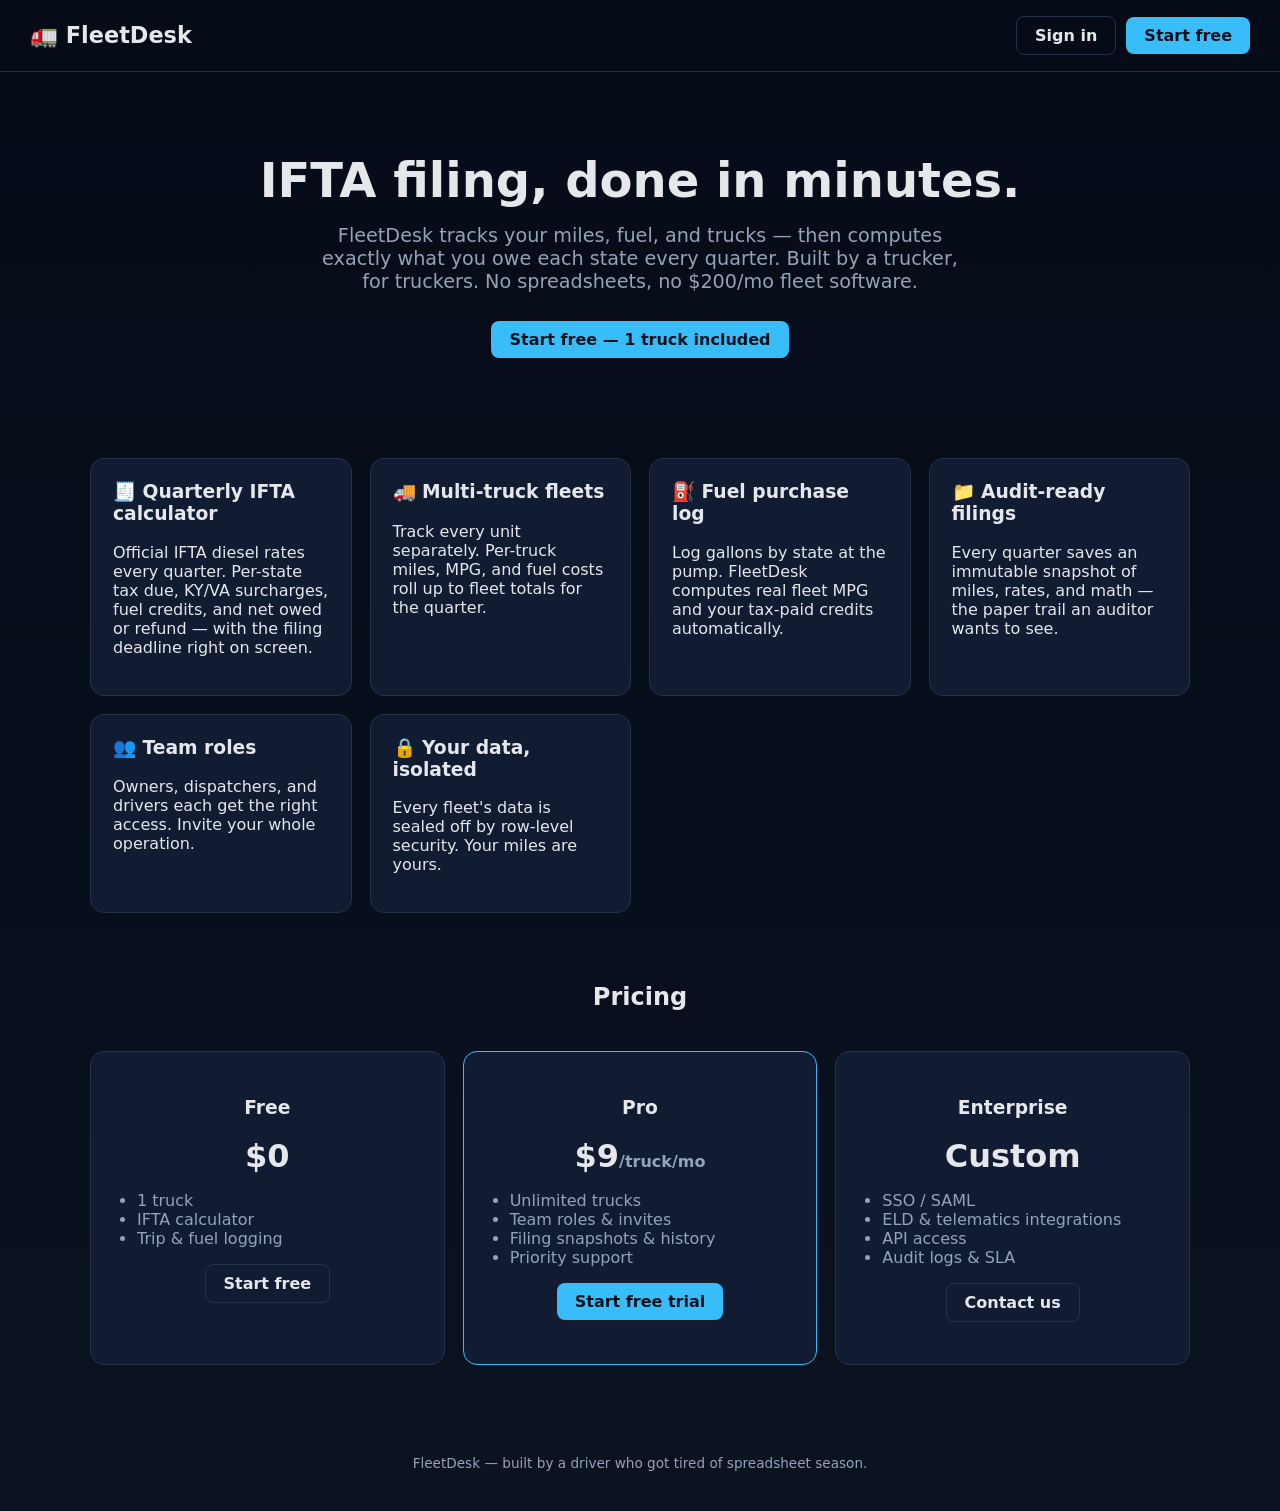
<file: index.html>
<!DOCTYPE html>
<html lang="en">
<head>
  <meta charset="UTF-8">
  <title>FleetDesk — IFTA & Fleet Compliance SaaS</title>
  <meta name="viewport" content="width=device-width, initial-scale=1">
  <link rel="stylesheet" href="css/styles.css">
</head>
<body>

<header class="header">
  <h1>🚛 FleetDesk</h1>
  <div class="controls">
    <a class="btn ghost" href="login.html">Sign in</a>
    <a class="btn" href="login.html?mode=signup">Start free</a>
  </div>
</header>

<section class="hero">
  <h1>IFTA filing, done in minutes.</h1>
  <p>FleetDesk tracks your miles, fuel, and trucks — then computes exactly what you owe each state every quarter. Built by a trucker, for truckers. No spreadsheets, no $200/mo fleet software.</p>
  <a class="btn" href="login.html?mode=signup">Start free — 1 truck included</a>
</section>

<div class="wrap">
  <div class="features">
    <div class="feature">
      <h3>🧾 Quarterly IFTA calculator</h3>
      <p>Official IFTA diesel rates every quarter. Per-state tax due, KY/VA surcharges, fuel credits, and net owed or refund — with the filing deadline right on screen.</p>
    </div>
    <div class="feature">
      <h3>🚚 Multi-truck fleets</h3>
      <p>Track every unit separately. Per-truck miles, MPG, and fuel costs roll up to fleet totals for the quarter.</p>
    </div>
    <div class="feature">
      <h3>⛽ Fuel purchase log</h3>
      <p>Log gallons by state at the pump. FleetDesk computes real fleet MPG and your tax-paid credits automatically.</p>
    </div>
    <div class="feature">
      <h3>📁 Audit-ready filings</h3>
      <p>Every quarter saves an immutable snapshot of miles, rates, and math — the paper trail an auditor wants to see.</p>
    </div>
    <div class="feature">
      <h3>👥 Team roles</h3>
      <p>Owners, dispatchers, and drivers each get the right access. Invite your whole operation.</p>
    </div>
    <div class="feature">
      <h3>🔒 Your data, isolated</h3>
      <p>Every fleet's data is sealed off by row-level security. Your miles are yours.</p>
    </div>
  </div>

  <h2 style="text-align:center;margin-top:50px">Pricing</h2>
  <div class="pricing">
    <div class="tier">
      <h3>Free</h3>
      <div class="price">$0</div>
      <ul>
        <li>1 truck</li>
        <li>IFTA calculator</li>
        <li>Trip & fuel logging</li>
      </ul>
      <p><a class="btn ghost" href="login.html?mode=signup">Start free</a></p>
    </div>
    <div class="tier highlight">
      <h3>Pro</h3>
      <div class="price">$9<span style="font-size:1rem;color:var(--muted)">/truck/mo</span></div>
      <ul>
        <li>Unlimited trucks</li>
        <li>Team roles & invites</li>
        <li>Filing snapshots & history</li>
        <li>Priority support</li>
      </ul>
      <p><a class="btn" href="login.html?mode=signup">Start free trial</a></p>
    </div>
    <div class="tier">
      <h3>Enterprise</h3>
      <div class="price">Custom</div>
      <ul>
        <li>SSO / SAML</li>
        <li>ELD & telematics integrations</li>
        <li>API access</li>
        <li>Audit logs & SLA</li>
      </ul>
      <p><a class="btn ghost" href="login.html?mode=signup">Contact us</a></p>
    </div>
  </div>
</div>

<footer>FleetDesk — built by a driver who got tired of spreadsheet season.</footer>

</body>
</html>
</file>
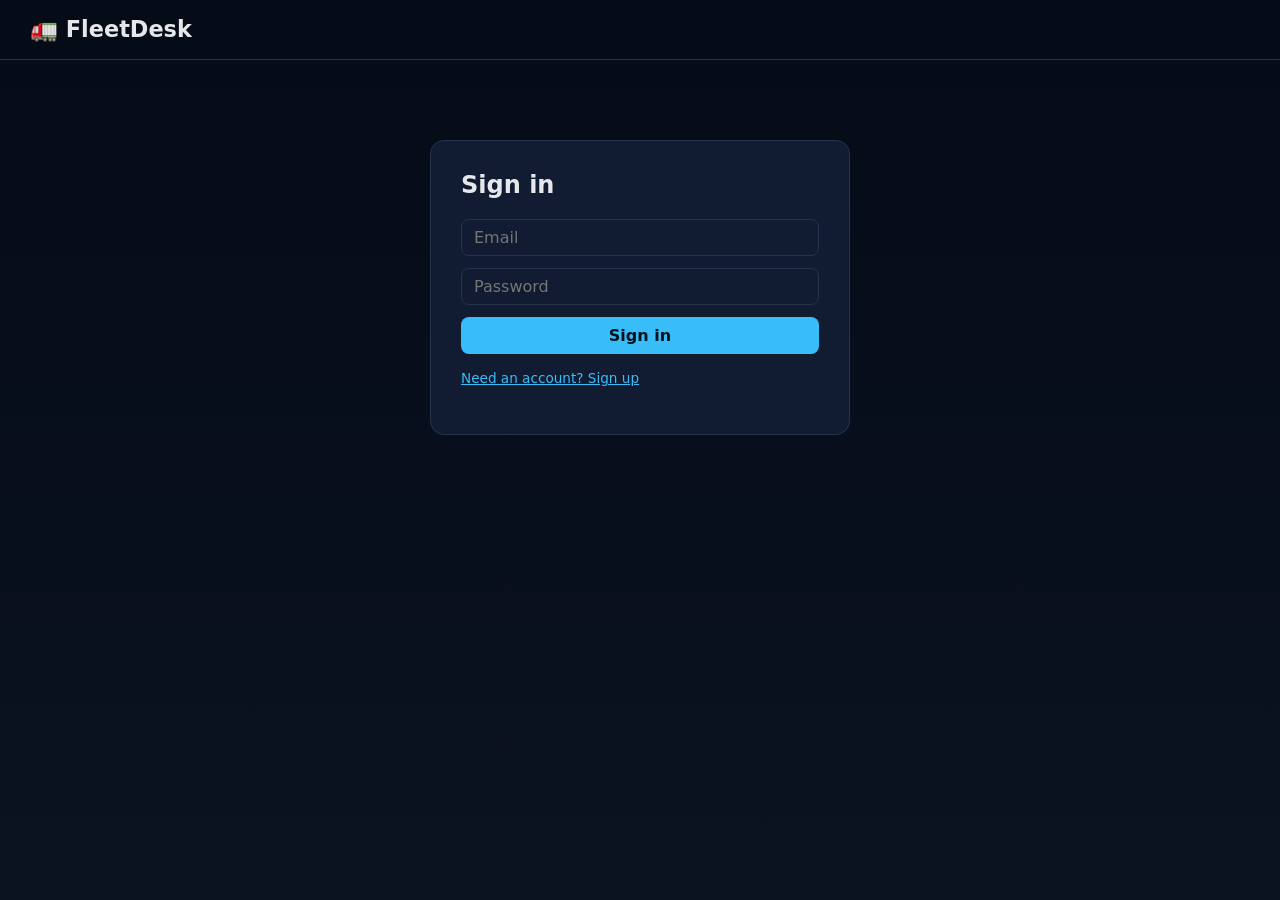
<file: app.html>
<!DOCTYPE html>
<html lang="en">
<head>
  <meta charset="UTF-8">
  <title>FleetDesk — App</title>
  <meta name="viewport" content="width=device-width, initial-scale=1">
  <link rel="stylesheet" href="css/styles.css">
</head>
<body>

<header class="header">
  <h1>🚛 FleetDesk</h1>
  <div class="controls">
    <select id="orgSelect" title="Fleet"></select>
    <select id="yearSelect" title="Year"></select>
    <select id="quarterSelect" title="Quarter">
      <option value="ALL">All quarters</option>
      <option value="Q1">Q1</option><option value="Q2">Q2</option>
      <option value="Q3">Q3</option><option value="Q4">Q4</option>
    </select>
    <select id="truckSelect" title="Truck"><option value="ALL">All trucks</option></select>
    <span class="note" id="userEmail"></span>
    <button class="ghost small" id="signOutBtn">Sign out</button>
  </div>
</header>

<div class="wrap">
  <div class="tabs" id="tabs">
    <div class="tab active" data-tab="dashboard">Dashboard</div>
    <div class="tab" data-tab="trips">Trips</div>
    <div class="tab" data-tab="fuel">Fuel</div>
    <div class="tab" data-tab="trucks">Trucks</div>
    <div class="tab" data-tab="ifta">IFTA Calculator</div>
    <div class="tab" data-tab="filings">Filings</div>
  </div>
  <div id="content"><p class="note">Loading…</p></div>
</div>

<script src="js/supabase.min.js"></script>
<script src="js/config.js"></script>
<script src="js/supabaseClient.js"></script>
<script src="js/auth.js"></script>
<script src="js/db.js"></script>
<script src="js/ifta.js"></script>
<script src="js/app-ui.js"></script>

</body>
</html>
</file>
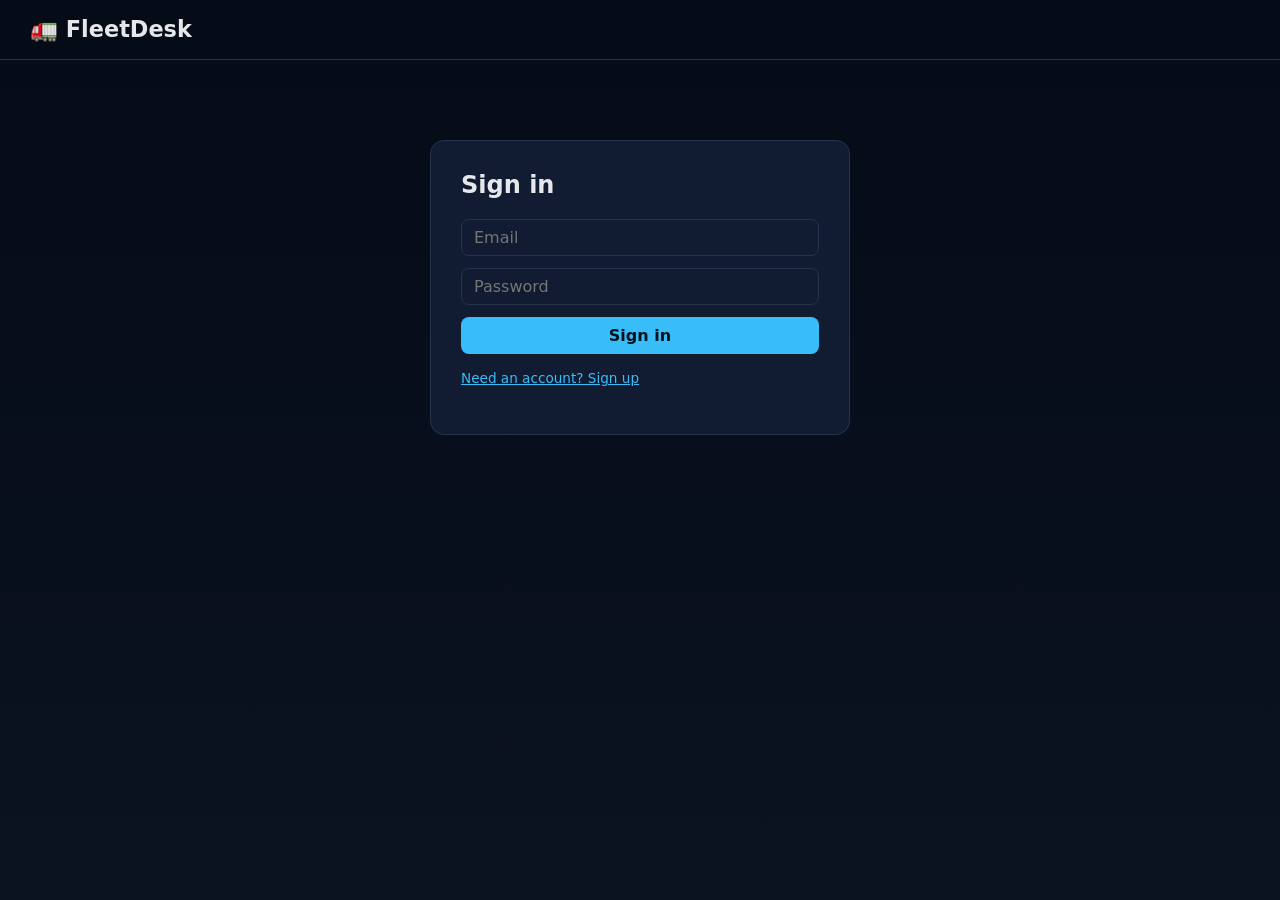
<file: login.html>
<!DOCTYPE html>
<html lang="en">
<head>
  <meta charset="UTF-8">
  <title>FleetDesk — Sign in</title>
  <meta name="viewport" content="width=device-width, initial-scale=1">
  <link rel="stylesheet" href="css/styles.css">
</head>
<body>

<header class="header">
  <h1><a href="index.html">🚛 FleetDesk</a></h1>
</header>

<div class="auth-box">
  <h2 id="title">Sign in</h2>
  <div id="signupFields" style="display:none">
    <input type="text" id="fullName" placeholder="Full name">
    <input type="text" id="orgName" placeholder="Fleet / company name">
  </div>
  <input type="email" id="email" placeholder="Email">
  <input type="password" id="password" placeholder="Password">
  <button id="submitBtn">Sign in</button>
  <p class="note" style="margin-top:14px">
    <a href="#" id="toggleMode">Need an account? Sign up</a>
  </p>
  <p class="error" id="error"></p>
</div>

<script src="js/supabase.min.js"></script>
<script src="js/config.js"></script>
<script src="js/supabaseClient.js"></script>
<script src="js/auth.js"></script>
<script>
  const params = new URLSearchParams(location.search);
  let mode = params.get("mode") === "signup" ? "signup" : "signin";

  const title = document.getElementById("title");
  const signupFields = document.getElementById("signupFields");
  const submitBtn = document.getElementById("submitBtn");
  const toggleMode = document.getElementById("toggleMode");
  const errorEl = document.getElementById("error");

  function render() {
    const up = mode === "signup";
    title.textContent = up ? "Create your fleet account" : "Sign in";
    signupFields.style.display = up ? "" : "none";
    submitBtn.textContent = up ? "Create account" : "Sign in";
    toggleMode.textContent = up ? "Have an account? Sign in" : "Need an account? Sign up";
  }
  toggleMode.onclick = e => {
    e.preventDefault();
    mode = mode === "signup" ? "signin" : "signup";
    render();
  };
  render();

  submitBtn.onclick = async () => {
    errorEl.textContent = "";
    const email = document.getElementById("email").value.trim();
    const password = document.getElementById("password").value;
    let res;
    if (mode === "signup") {
      const fullName = document.getElementById("fullName").value.trim();
      const orgName = document.getElementById("orgName").value.trim();
      res = await signUp(email, password, fullName, orgName);
    } else {
      res = await signIn(email, password);
    }
    if (res.error) { errorEl.textContent = res.error.message; return; }
    window.location.href = "app.html";
  };

  // already signed in?
  currentUser().then(u => { if (u) window.location.href = "app.html"; });
</script>

</body>
</html>
</file>
<file: css/styles.css>
:root {
  --bg: #0b1220;
  --panel: #111c33;
  --panel-soft: #16213e;
  --border: #24324a;
  --text: #e5e7eb;
  --muted: #94a3b8;
  --accent: #38bdf8;
  --success: #22c55e;
  --danger: #ef4444;
  --warn: #f59e0b;
}
* { box-sizing: border-box; }
body {
  margin: 0;
  font-family: system-ui, -apple-system, Segoe UI, Roboto, sans-serif;
  background: linear-gradient(180deg, #050b17, #0b1220);
  color: var(--text);
  min-height: 100vh;
}
a { color: var(--accent); }

/* ---------- header / nav ---------- */
.header {
  padding: 16px 30px;
  border-bottom: 1px solid var(--border);
  display: flex; justify-content: space-between; align-items: center;
  flex-wrap: wrap; gap: 12px;
}
.header h1 { margin: 0; font-size: 1.4rem; }
.header h1 a { color: var(--text); text-decoration: none; }
.controls { display: flex; gap: 10px; align-items: center; flex-wrap: wrap; }
select, input, button {
  font: inherit;
}
select, input[type=text], input[type=date], input[type=number],
input[type=email], input[type=password] {
  background: var(--panel); color: var(--text);
  border: 1px solid var(--border); padding: 8px 12px; border-radius: 8px;
}
button, .btn {
  background: var(--accent); color: #04121f; border: none;
  padding: 9px 18px; border-radius: 8px; font-weight: 700; cursor: pointer;
  text-decoration: none; display: inline-block;
}
button.ghost, .btn.ghost {
  background: transparent; color: var(--text); border: 1px solid var(--border);
}
button.danger { background: var(--danger); color: #fff; }
button.small { padding: 5px 10px; font-size: 0.8rem; }
button:disabled { opacity: 0.5; cursor: default; }

/* ---------- layout ---------- */
.wrap { max-width: 1200px; margin: 0 auto; padding: 30px; }
.kpis {
  display: grid; gap: 18px;
  grid-template-columns: repeat(auto-fit, minmax(200px, 1fr));
  margin-bottom: 24px;
}
.kpi {
  background: linear-gradient(180deg, var(--panel), var(--panel-soft));
  border: 1px solid var(--border); border-radius: 14px; padding: 18px;
}
.kpi h3 { margin: 0 0 8px 0; font-size: 0.85rem; color: var(--muted); font-weight: 600; }
.kpi .value { font-size: 1.7rem; font-weight: 700; }
.trend { font-size: 0.8rem; margin-top: 6px; color: var(--muted); }
.up { color: var(--success); } .down { color: var(--danger); }

/* ---------- tabs ---------- */
.tabs { display: flex; gap: 8px; margin-bottom: 20px; flex-wrap: wrap; }
.tab {
  padding: 9px 16px; border-radius: 8px; border: 1px solid var(--border);
  background: var(--panel); color: var(--muted); cursor: pointer; font-weight: 600;
}
.tab.active { background: var(--panel-soft); color: var(--text); border-color: var(--accent); }

/* ---------- cards / tables ---------- */
.card {
  background: linear-gradient(180deg, var(--panel), var(--panel-soft));
  border: 1px solid var(--border); border-radius: 14px; padding: 20px;
  margin-bottom: 24px;
}
.card h2 { margin-top: 0; }
table { width: 100%; border-collapse: collapse; }
th, td { padding: 10px 6px; border-bottom: 1px solid var(--border); font-size: 0.9rem; }
th { text-align: left; color: var(--muted); }
.number { text-align: right; font-variant-numeric: tabular-nums; }
.route { color: var(--accent); font-weight: 600; }
tr:hover { background: rgba(56,189,248,.05); }
.note { font-size: 0.85rem; color: var(--muted); line-height: 1.6; }
.warn { color: var(--warn); }

/* ---------- forms ---------- */
.form-grid {
  display: grid; gap: 12px;
  grid-template-columns: repeat(auto-fit, minmax(160px, 1fr));
  margin-bottom: 16px;
}
.form-grid label { font-size: 0.8rem; color: var(--muted); display: block; margin-bottom: 4px; }
.form-grid input, .form-grid select { width: 100%; }
.form-row { display: flex; gap: 10px; align-items: flex-end; flex-wrap: wrap; }

/* ---------- landing ---------- */
.hero { text-align: center; padding: 80px 20px 50px; }
.hero h1 { font-size: 3rem; margin: 0 0 16px; }
.hero p { font-size: 1.2rem; color: var(--muted); max-width: 640px; margin: 0 auto 28px; }
.features {
  display: grid; gap: 18px; padding: 20px;
  grid-template-columns: repeat(auto-fit, minmax(260px, 1fr));
}
.feature { background: var(--panel); border: 1px solid var(--border); border-radius: 14px; padding: 22px; }
.feature h3 { margin-top: 0; }
.pricing {
  display: grid; gap: 18px; padding: 20px;
  grid-template-columns: repeat(auto-fit, minmax(260px, 1fr));
}
.tier {
  background: var(--panel); border: 1px solid var(--border);
  border-radius: 14px; padding: 26px; text-align: center;
}
.tier.highlight { border-color: var(--accent); }
.tier .price { font-size: 2rem; font-weight: 800; margin: 12px 0; }
.tier ul { text-align: left; color: var(--muted); padding-left: 20px; }
footer { text-align: center; color: var(--muted); padding: 40px 20px; font-size: 0.85rem; }

.auth-box {
  max-width: 420px; margin: 80px auto; padding: 30px;
  background: var(--panel); border: 1px solid var(--border); border-radius: 14px;
}
.auth-box h2 { margin-top: 0; }
.auth-box input { width: 100%; margin-bottom: 12px; }
.auth-box button { width: 100%; }
.error { color: var(--danger); font-size: 0.9rem; margin-top: 10px; }

@media (max-width: 800px) {
  .header { flex-direction: column; align-items: flex-start; }
  .hero h1 { font-size: 2rem; }
}
</file>
